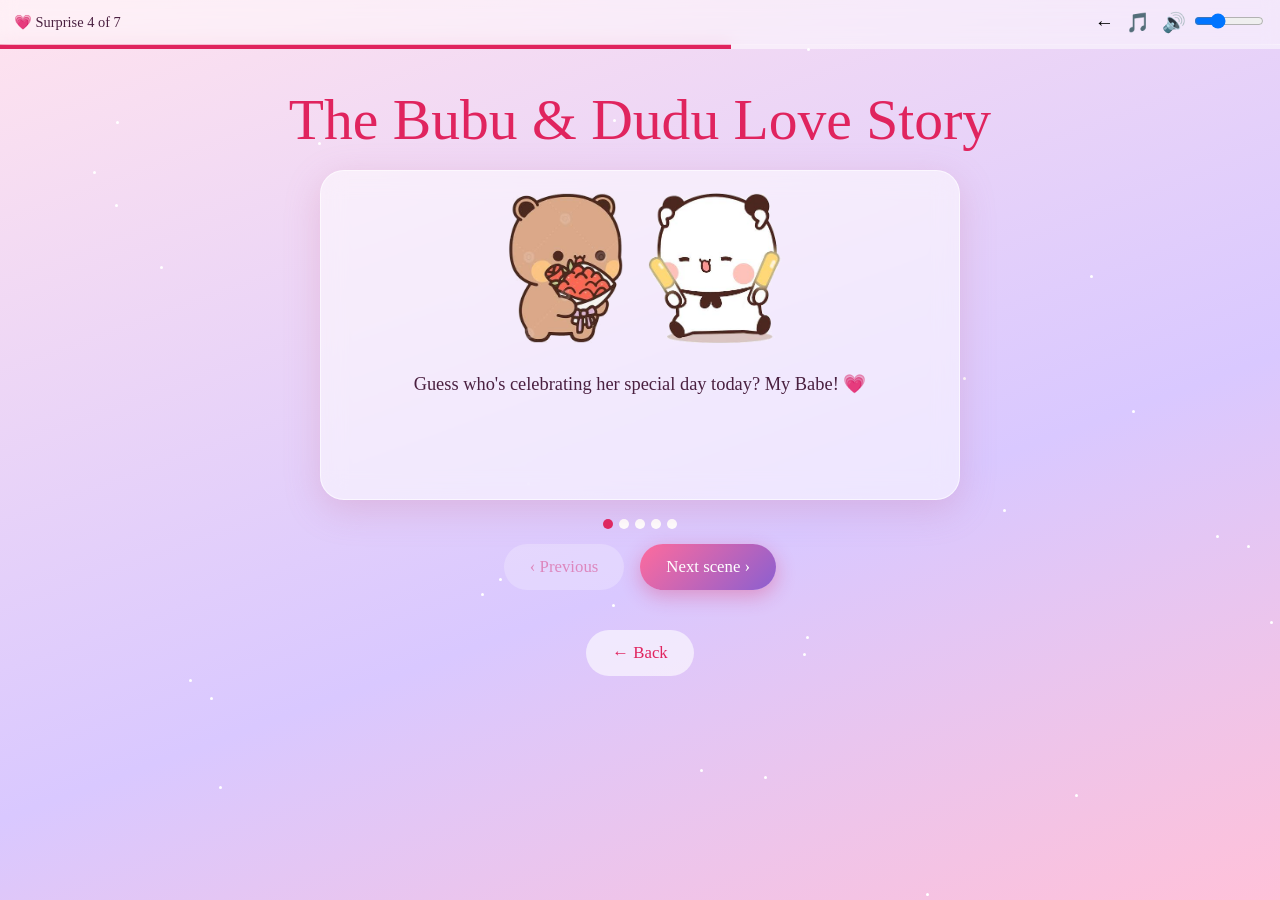
<file: bubu-dudu.html>
<!DOCTYPE html><html lang="en"><head><meta charset="utf-8"><meta name="viewport" content="width=device-width,initial-scale=1"><title>Bubu & Dudu</title><link rel="stylesheet" href="css/style.css"></head><body data-page="bubu-dudu" class=""><main><h1>The Bubu &amp; Dudu Love Story</h1><div id="scene" class="glass scene"></div><div class="dots" id="dots"></div><button id="prev" class="btn ghost">‹ Previous</button><button id="next" class="btn">Next scene ›</button><div class="nav"><button class="btn ghost" data-go="love-letter">← Back</button><button id="cont" class="btn glow hidden" data-go="birthday-cake">Let's Celebrate Your Birthday! 🎂</button></div></main><script src="js/main.js"></script><script src="js/animations.js"></script></body></html>
</file>
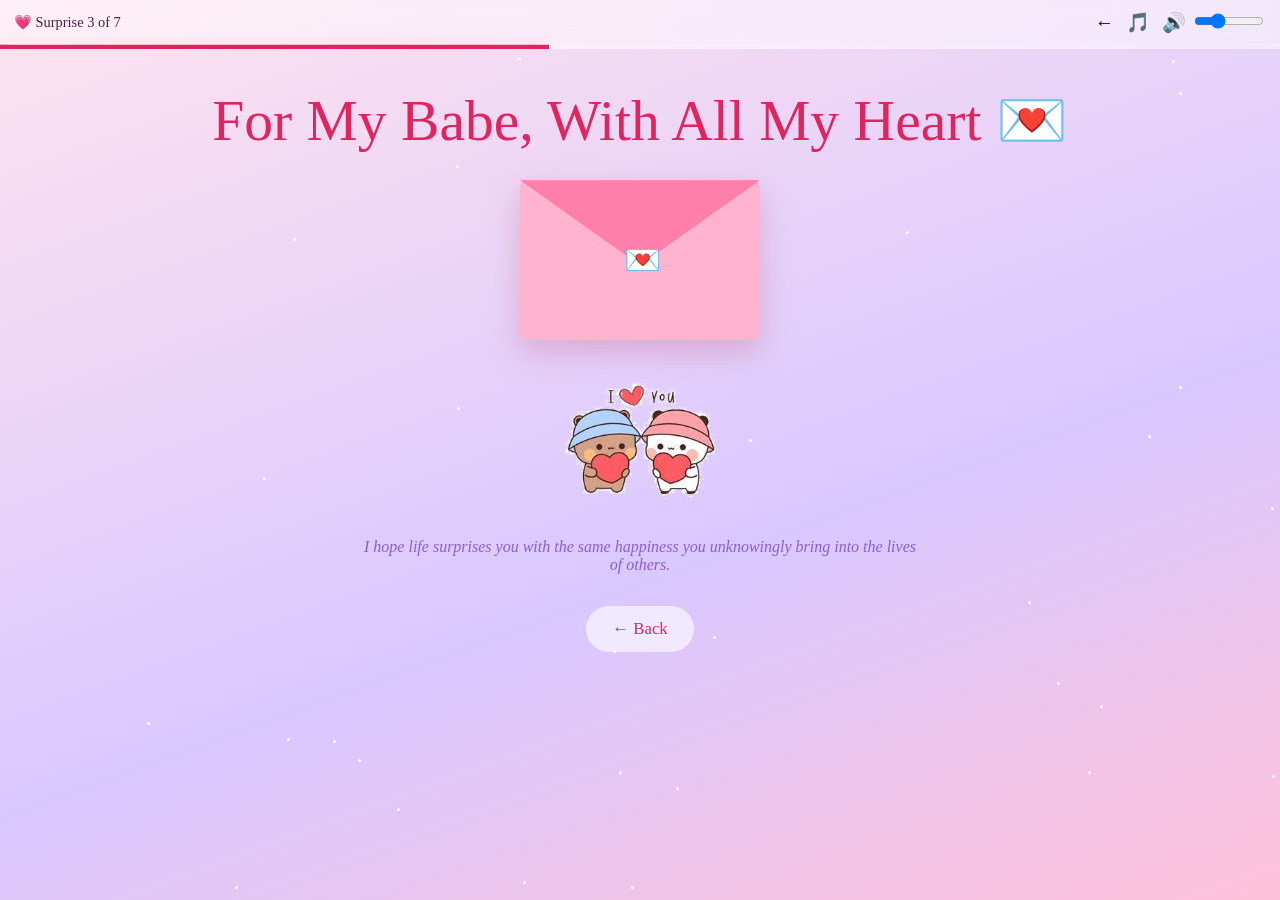
<file: love-letter.html>
<!DOCTYPE html><html lang="en"><head><meta charset="utf-8"><meta name="viewport" content="width=device-width,initial-scale=1"><title>Love Letter</title><link rel="stylesheet" href="css/style.css"></head><body data-page="love-letter" class=""><main><h1>For My {{nick}}, With All My Heart 💌</h1><button id="env" class="env" aria-label="Open the envelope"><span class="flap"></span><span class="seal">💌</span></button><div id="letter" class="letter hidden"></div><div data-sticker="bubu-heart.png" data-alt="Bubu holding a heart"></div><p class="quote">I hope life surprises you with the same happiness you unknowingly bring into the lives of others.</p><div class="nav"><button class="btn ghost" data-go="memories">← Back</button><button id="cont" class="btn glow hidden" data-go="bubu-dudu">There's Another Surprise, Babe! ✨</button></div></main><script src="js/main.js"></script><script src="js/animations.js"></script></body></html>
</file>
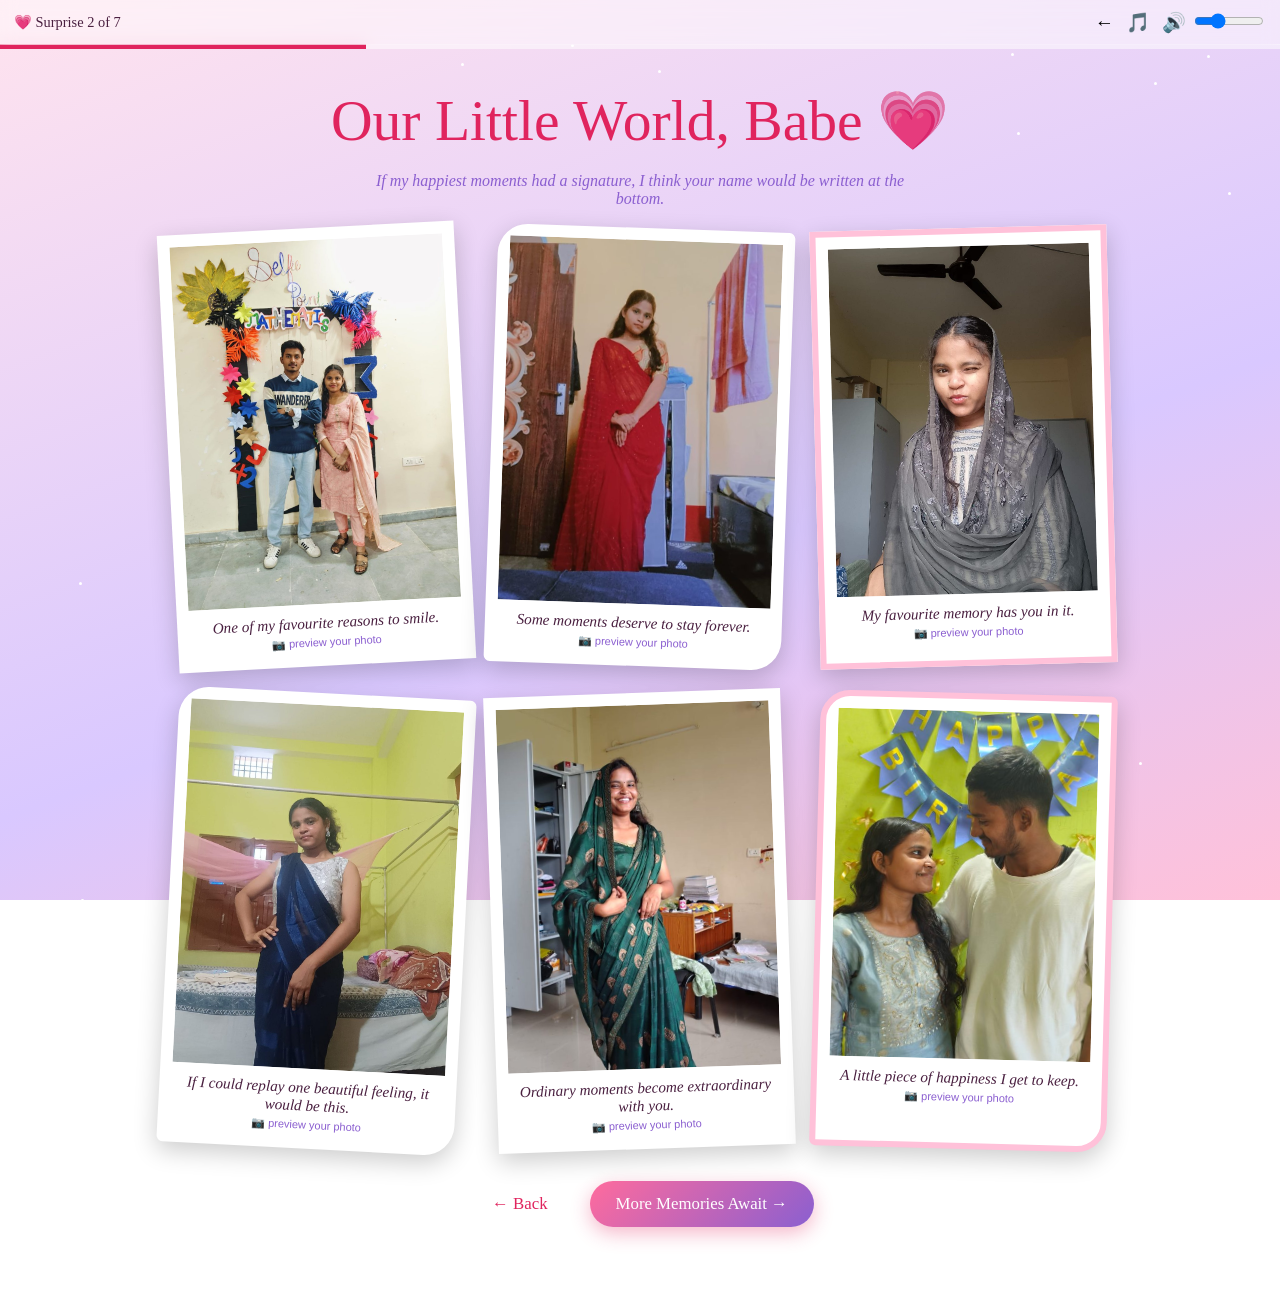
<file: memories.html>
<!DOCTYPE html><html lang="en"><head><meta charset="utf-8"><meta name="viewport" content="width=device-width,initial-scale=1"><title>Memories</title><link rel="stylesheet" href="css/style.css"></head><body data-page="memories" class=""><main><h1>Our Little World, {{nick}} 💗</h1><p class="quote">If my happiest moments had a signature, I think your name would be written at the bottom.</p><div id="grid" class="grid"></div><div class="nav"><button class="btn ghost" data-go="index">← Back</button><button id="cont" class="btn glow" data-go="love-letter">More Memories Await →</button></div></main><script src="js/main.js"></script><script src="js/animations.js"></script></body></html>
</file>
<file: css/style.css>
:root{--pink:#ffc1d9;--baby:#ffe3ee;--cream:#fff8f0;--lav:#d9c8ff;--rose:#e0245e;--purple:#8b5fd0;--ink:#4a2040}
*{box-sizing:border-box}html,body{margin:0;min-height:100%}
body{font-family:Georgia,'Times New Roman',serif;color:var(--ink);background:linear-gradient(160deg,var(--baby),var(--lav) 60%,var(--pink));background-attachment:fixed;overflow-x:hidden;animation:pg .8s ease}
@keyframes pg{from{opacity:0;transform:translateY(14px)}}body.leave{opacity:0;transition:.45s}
h1,h2,.script{font-family:'Brush Script MT','Segoe Script',cursive;color:var(--rose);font-weight:400}
h1{font-size:clamp(2rem,7vw,3.6rem);margin:.3em 0}h2{font-size:clamp(1.8rem,6vw,2.8rem);margin:.3em 0}
main{position:relative;z-index:2;max-width:980px;margin:auto;padding:70px 18px 60px;text-align:center}
.glass{background:rgba(255,255,255,.55);backdrop-filter:blur(12px);border:1px solid #fff9;border-radius:24px;box-shadow:0 10px 35px #c9709a44;padding:22px;margin:16px auto;max-width:640px;line-height:1.7}
.btn{font:inherit;font-size:1.05rem;border:0;border-radius:99px;padding:13px 26px;margin:8px;cursor:pointer;color:#fff;background:linear-gradient(135deg,#ff6b9d,var(--purple));box-shadow:0 6px 20px #e0245e55;text-decoration:none;display:inline-block;transition:.2s}
.btn:hover{transform:translateY(-3px) scale(1.04)}.btn.ghost{background:#fff9;color:var(--rose);box-shadow:none}.btn:disabled{opacity:.4}
.btn.glow{animation:glow 1.6s infinite}@keyframes glow{50%{box-shadow:0 0 30px 8px #ff6b9d99}}
:focus-visible{outline:3px solid var(--purple);outline-offset:3px}
.hidden{display:none!important}.fade{animation:pg .9s ease both}
#bg{position:fixed;inset:0;z-index:1;pointer-events:none;overflow:hidden}
.fl{position:absolute;bottom:-40px;animation:up linear forwards}@keyframes up{to{transform:translateY(-115vh) rotate(40deg);opacity:0}}
.st{position:absolute;width:3px;height:3px;background:#fff;border-radius:50%;animation:tw 2s infinite alternate}@keyframes tw{to{opacity:.1}}
.fall{position:absolute;top:-30px;animation:dn linear forwards}@keyframes dn{to{transform:translateY(110vh) rotate(500deg)}}
#hud{position:fixed;top:0;left:0;right:0;z-index:20;display:flex;justify-content:space-between;align-items:center;padding:10px 14px;background:#fff7;backdrop-filter:blur(8px);font-size:.9rem}
#hud button{border:0;background:none;font-size:1.2rem;cursor:pointer}#hud input{width:70px}
.bar{height:5px;background:#fff8;position:fixed;top:44px;left:0;right:0;z-index:20}.bar i{display:block;height:100%;background:var(--rose);transition:width .8s}
.nav{display:flex;justify-content:center;flex-wrap:wrap;margin-top:24px}
.sticker{width:150px;height:150px;object-fit:contain;animation:bob 3s ease-in-out infinite;cursor:pointer}
.ph{display:inline-flex;align-items:center;justify-content:center;text-align:center;width:150px;height:150px;border:2px dashed var(--purple);border-radius:20px;background:#fff8;font:12px sans-serif;padding:8px;animation:bob 3s ease-in-out infinite;cursor:pointer}
@keyframes bob{50%{transform:translateY(-12px) rotate(3deg)}}.pop{animation:pop .5s}@keyframes pop{50%{transform:scale(1.35) rotate(-8deg)}}
.env{position:relative;width:240px;height:160px;margin:26px auto;background:#ffb3cf;border-radius:8px;cursor:pointer;box-shadow:0 12px 30px #c9709a66;border:0;display:block;transition:.3s}
.env .flap{position:absolute;top:0;left:0;right:0;height:85px;background:#ff7fab;clip-path:polygon(0 0,100% 0,50% 100%);transform-origin:top;transition:transform .8s;z-index:2}
.env .seal{position:absolute;left:calc(50% - 16px);top:62px;z-index:3;font-size:30px;transition:.4s}
.env.open .flap{transform:rotateX(180deg);z-index:0}.env.open .seal{opacity:0}.env.open{transform:scale(.85)}
.grid{display:grid;grid-template-columns:repeat(auto-fit,minmax(230px,1fr));gap:26px;margin-top:20px}
.pol{background:#fff;padding:12px 12px 16px;box-shadow:0 8px 24px #0003;transition:.4s;position:relative;transform:rotate(var(--r))}
.pol:nth-child(even){border-radius:30px 6px 30px 6px}.pol:nth-child(3n){border:6px solid var(--pink)}
.pol:hover,.pol:focus-within{transform:rotate(0) scale(1.05);z-index:3}
.pol .im{overflow:hidden;aspect-ratio:3/4;background:var(--baby)}.pol img{width:100%;height:100%;object-fit:cover;transition:.6s;display:block}.pol:hover img{transform:scale(1.1)}
.pol p{margin:10px 0 0;font-style:italic;font-size:.95rem}.pol .pick{font:11px sans-serif;cursor:pointer;color:var(--purple)}
.letter{background:#fffaf0;max-width:660px;margin:20px auto;padding:30px 24px;text-align:left;border-radius:6px;box-shadow:0 10px 30px #8a5a3b33;font-size:1.1rem;line-height:1.8;min-height:120px}
.letter p{margin:0 0 .9em;animation:pg .8s both}
.quote{font-style:italic;color:var(--purple);margin:18px auto;max-width:560px}
.scene{min-height:330px}.scene .cap{font-size:1.15rem}
.dots span{display:inline-block;width:10px;height:10px;border-radius:50%;background:#fff;margin:3px}.dots .on{background:var(--rose)}
.cake{position:relative;width:260px;margin:30px auto 0;height:230px}
.cake .ly{position:absolute;left:50%;transform:translateX(-50%);border-radius:14px;background:linear-gradient(#ffd1e3,#ff9fc4);border-bottom:10px solid #fff;box-shadow:inset 0 -8px #ff7fab}
.l1{width:240px;height:60px;bottom:0}.l2{width:180px;height:55px;bottom:62px;background:linear-gradient(#e9d5ff,#c9a8ff)!important}.l3{width:120px;height:50px;bottom:120px}
.cake.cut .l1,.cake.cut .l2,.cake.cut .l3{clip-path:inset(0 50% 0 0)}
.slice{position:absolute;right:10px;bottom:0;width:110px;height:130px;background:linear-gradient(#ffd1e3,#c9a8ff 60%,#ff9fc4);border-radius:10px;clip-path:polygon(0 100%,100% 100%,100% 0);opacity:0;transition:1.4s}
.cake.cut .slice{opacity:1;transform:translateX(150px) rotate(8deg)}
.candles{position:absolute;bottom:166px;left:50%;transform:translateX(-50%);display:flex;gap:18px}
.cd{width:10px;height:36px;background:repeating-linear-gradient(#fff 0 6px,#ff6b9d 6px 12px);border-radius:3px;position:relative}
.fm{position:absolute;top:-22px;left:-3px;width:16px;height:22px;background:radial-gradient(#fff,#ffd34d 50%,#ff8a00);border-radius:50% 50% 50% 50%/70% 70% 30% 30%;animation:fk .3s infinite alternate;box-shadow:0 0 18px 6px #ffd34d88}
@keyframes fk{to{transform:scale(1.15) rotate(5deg)}}.out .fm{display:none}.wish .fm{animation-duration:.1s}
.knife{position:absolute;top:-30px;left:50%;font-size:40px;opacity:0}.cake.cut .knife{animation:kn 1.2s}@keyframes kn{0%{opacity:1;transform:translateY(-20px)}60%{opacity:1;transform:translateY(140px)}100%{opacity:0;transform:translateY(140px)}}
.crown{font-size:60px;animation:bob 2s infinite}.glowbg{box-shadow:0 0 120px 40px #fff9 inset}
.bar-choc{width:170px;height:260px;margin:20px auto;background:linear-gradient(#6b2fb0,#4b1b85);border-radius:12px;position:relative;cursor:pointer;color:#fff;display:flex;align-items:center;justify-content:center;border:0;font:inherit;box-shadow:0 12px 30px #4b1b8577}
.bar-choc.shake{animation:sh .5s}@keyframes sh{25%{transform:rotate(-6deg)}75%{transform:rotate(6deg)}}
.bar-choc .wr{position:absolute;inset:0;border-radius:12px;background:linear-gradient(#7b3fc4,#4b1b85);display:flex;align-items:center;justify-content:center;flex-direction:column;transition:transform 1s,opacity 1s;transform-origin:top}
.bar-choc.open .wr{transform:translateY(-120%) rotate(-12deg);opacity:0}
.pcs{display:grid;grid-template-columns:repeat(3,1fr);gap:4px;padding:14px;width:100%}.pcs b{background:#5a2d1b;height:40px;border-radius:4px;box-shadow:inset 0 0 0 3px #7a3f26}
body.final{background:linear-gradient(#2a0a3d,#8a2a6a);color:#fff;transition:1.5s}body.final h1{color:#ffb3d1}.final .glass{color:var(--ink)}body.final.bright{background:linear-gradient(#ffb3d1,#ffe3ee);color:var(--ink)}
.bigheart{font-size:110px;animation:hb 1s infinite;cursor:pointer;background:none;border:0;filter:drop-shadow(0 0 25px #ff4d8d)}@keyframes hb{50%{transform:scale(1.18)}}
@media (prefers-reduced-motion:reduce){*{animation:none!important;transition:none!important}}
.bar-choc{width:200px;height:340px;overflow:hidden}.bar-choc .wr{background:none}.bar-choc .dm{width:100%;height:100%;object-fit:cover;border-radius:12px}.bar-choc .fb{display:none}.pcs{position:absolute;inset:auto 0 20px}
</file>
